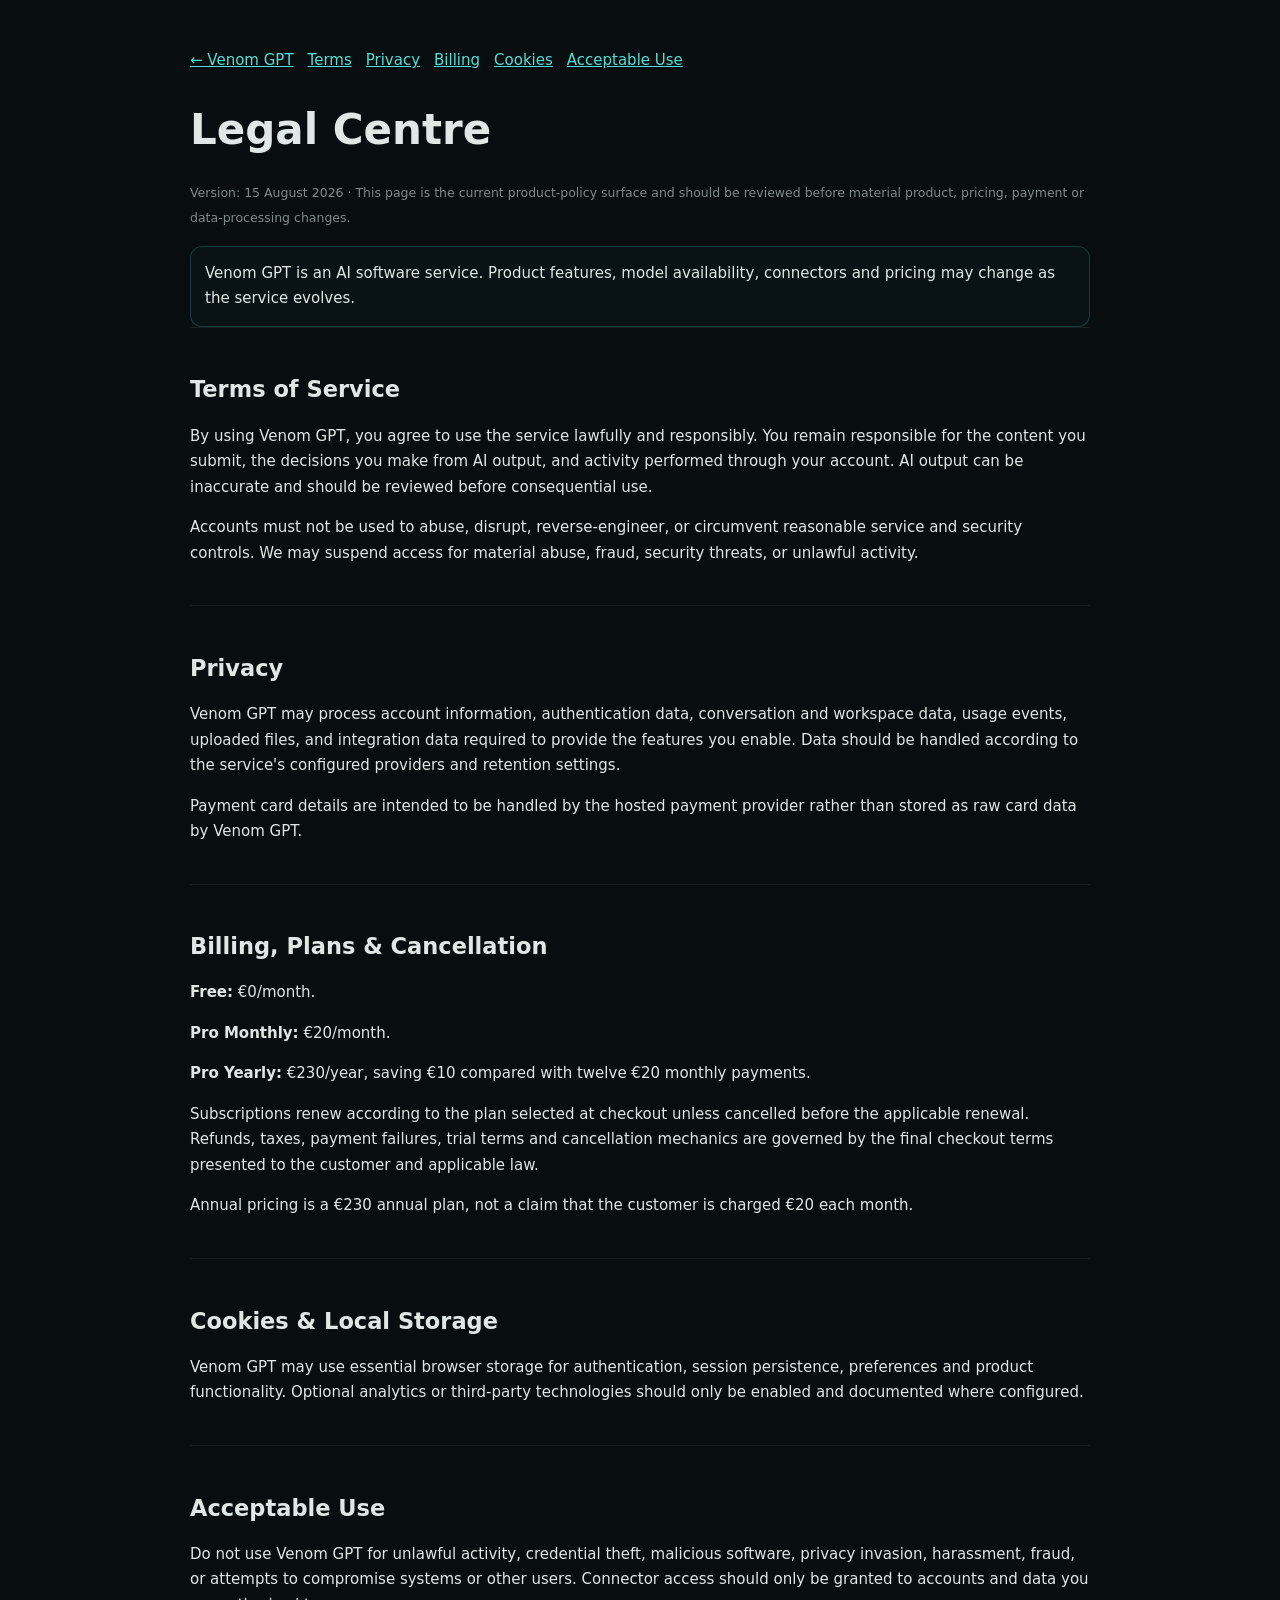
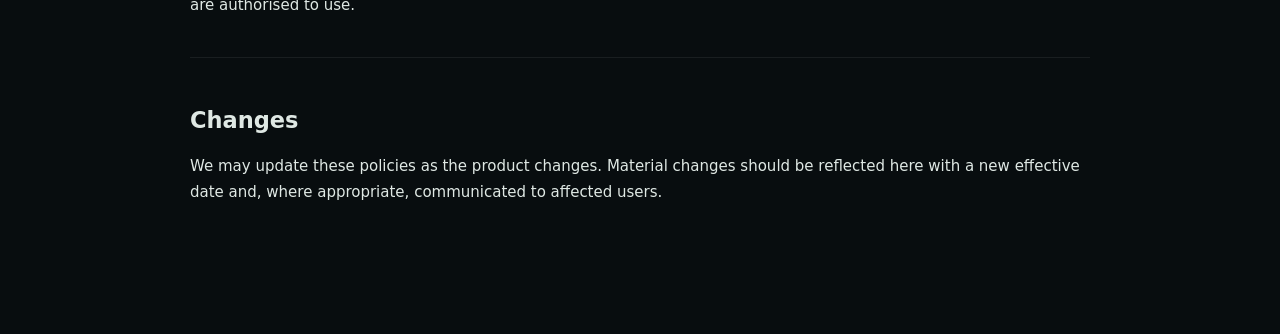
<file: public/legal.html>
<!doctype html><html lang="en"><head><meta charset="utf-8"><meta name="viewport" content="width=device-width,initial-scale=1"><title>Venom GPT — Legal Centre</title><style>body{margin:0;background:#080d0f;color:#dfe8e4;font:15px/1.7 system-ui,-apple-system,Segoe UI,sans-serif}main{max-width:900px;margin:auto;padding:48px 22px 90px}a{color:#55ddd6}nav{display:flex;gap:14px;flex-wrap:wrap;margin-bottom:34px}section{padding:24px 0;border-top:1px solid #ffffff12}h1{font-size:42px;line-height:1.05}h2{margin-bottom:8px}small{color:#7f8b88}.notice{padding:14px;border:1px solid #55ddd633;background:#55ddd608;border-radius:12px}</style></head><body><main><nav><a href="/">← Venom GPT</a><a href="#terms">Terms</a><a href="#privacy">Privacy</a><a href="#billing">Billing</a><a href="#cookies">Cookies</a><a href="#acceptable-use">Acceptable Use</a></nav><h1>Legal Centre</h1><p><small>Version: 15 August 2026 · This page is the current product-policy surface and should be reviewed before material product, pricing, payment or data-processing changes.</small></p><div class="notice">Venom GPT is an AI software service. Product features, model availability, connectors and pricing may change as the service evolves.</div><section id="terms"><h2>Terms of Service</h2><p>By using Venom GPT, you agree to use the service lawfully and responsibly. You remain responsible for the content you submit, the decisions you make from AI output, and activity performed through your account. AI output can be inaccurate and should be reviewed before consequential use.</p><p>Accounts must not be used to abuse, disrupt, reverse-engineer, or circumvent reasonable service and security controls. We may suspend access for material abuse, fraud, security threats, or unlawful activity.</p></section><section id="privacy"><h2>Privacy</h2><p>Venom GPT may process account information, authentication data, conversation and workspace data, usage events, uploaded files, and integration data required to provide the features you enable. Data should be handled according to the service's configured providers and retention settings.</p><p>Payment card details are intended to be handled by the hosted payment provider rather than stored as raw card data by Venom GPT.</p></section><section id="billing"><h2>Billing, Plans & Cancellation</h2><p><strong>Free:</strong> €0/month.</p><p><strong>Pro Monthly:</strong> €20/month.</p><p><strong>Pro Yearly:</strong> €230/year, saving €10 compared with twelve €20 monthly payments.</p><p>Subscriptions renew according to the plan selected at checkout unless cancelled before the applicable renewal. Refunds, taxes, payment failures, trial terms and cancellation mechanics are governed by the final checkout terms presented to the customer and applicable law.</p><p>Annual pricing is a €230 annual plan, not a claim that the customer is charged €20 each month.</p></section><section id="cookies"><h2>Cookies & Local Storage</h2><p>Venom GPT may use essential browser storage for authentication, session persistence, preferences and product functionality. Optional analytics or third-party technologies should only be enabled and documented where configured.</p></section><section id="acceptable-use"><h2>Acceptable Use</h2><p>Do not use Venom GPT for unlawful activity, credential theft, malicious software, privacy invasion, harassment, fraud, or attempts to compromise systems or other users. Connector access should only be granted to accounts and data you are authorised to use.</p></section><section><h2>Changes</h2><p>We may update these policies as the product changes. Material changes should be reflected here with a new effective date and, where appropriate, communicated to affected users.</p></section></main></body></html>
</file>
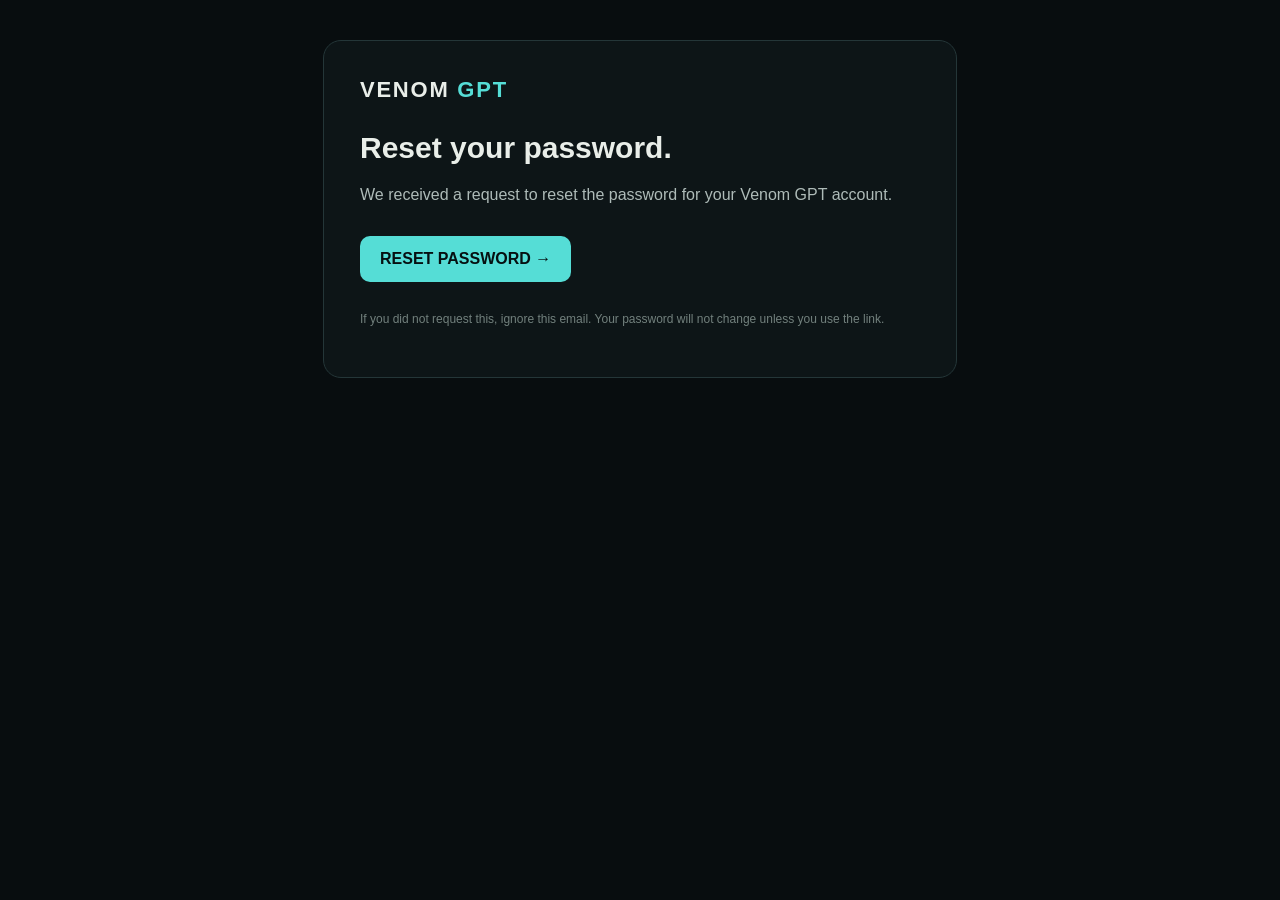
<file: supabase/templates/recovery.html>
<!doctype html>
<html><body style="margin:0;background:#080d0f;color:#e9eee9;font-family:Arial,sans-serif"><div style="max-width:560px;margin:40px auto;padding:36px;background:#0d1517;border:1px solid #243638;border-radius:18px"><div style="font:900 22px Arial;letter-spacing:.08em">VENOM <span style="color:#55ddd6">GPT</span></div><h1 style="font-size:30px;margin:28px 0 12px">Reset your password.</h1><p style="color:#aebbb8;line-height:1.7">We received a request to reset the password for your Venom GPT account.</p><p style="margin:28px 0"><a href="{{ .ConfirmationURL }}" style="display:inline-block;padding:14px 20px;border-radius:10px;background:#55ddd6;color:#061011;text-decoration:none;font-weight:900">RESET PASSWORD →</a></p><p style="color:#72807d;font-size:12px;line-height:1.6">If you did not request this, ignore this email. Your password will not change unless you use the link.</p></div></body></html>
</file>
